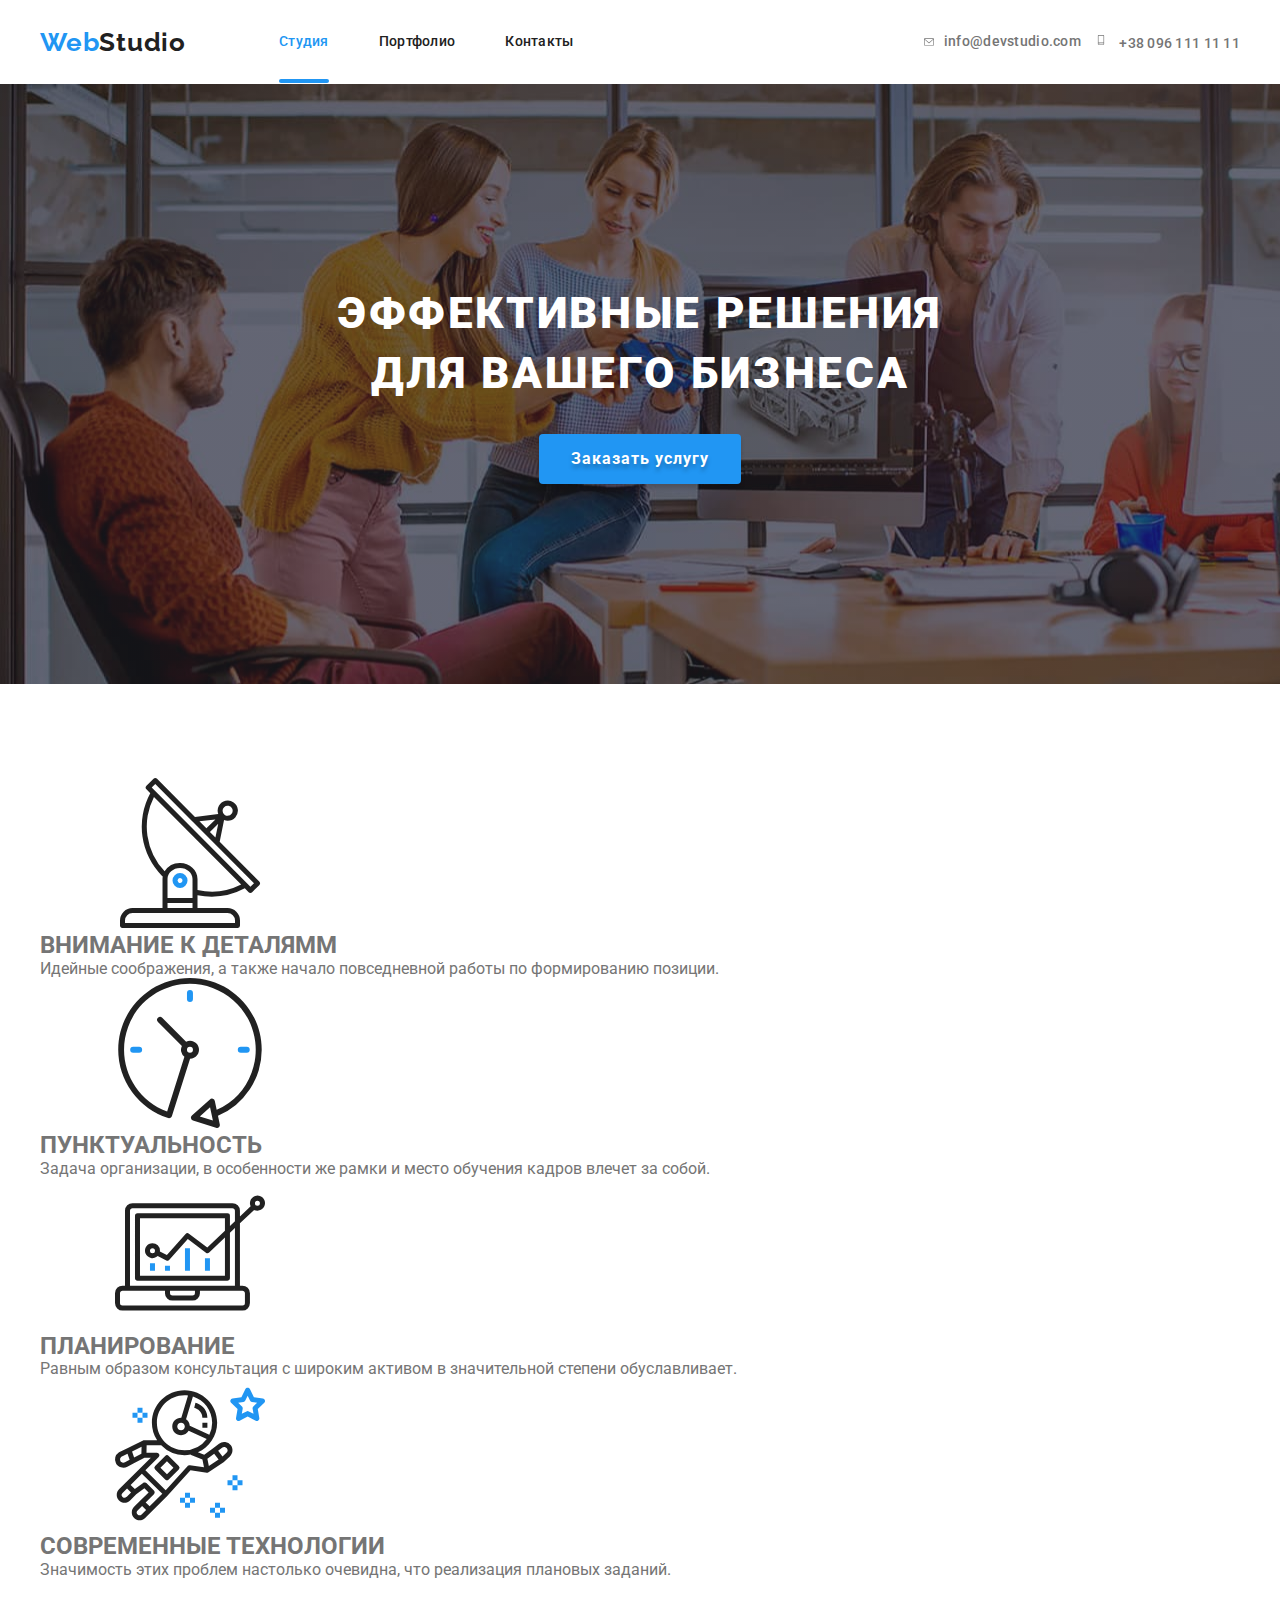
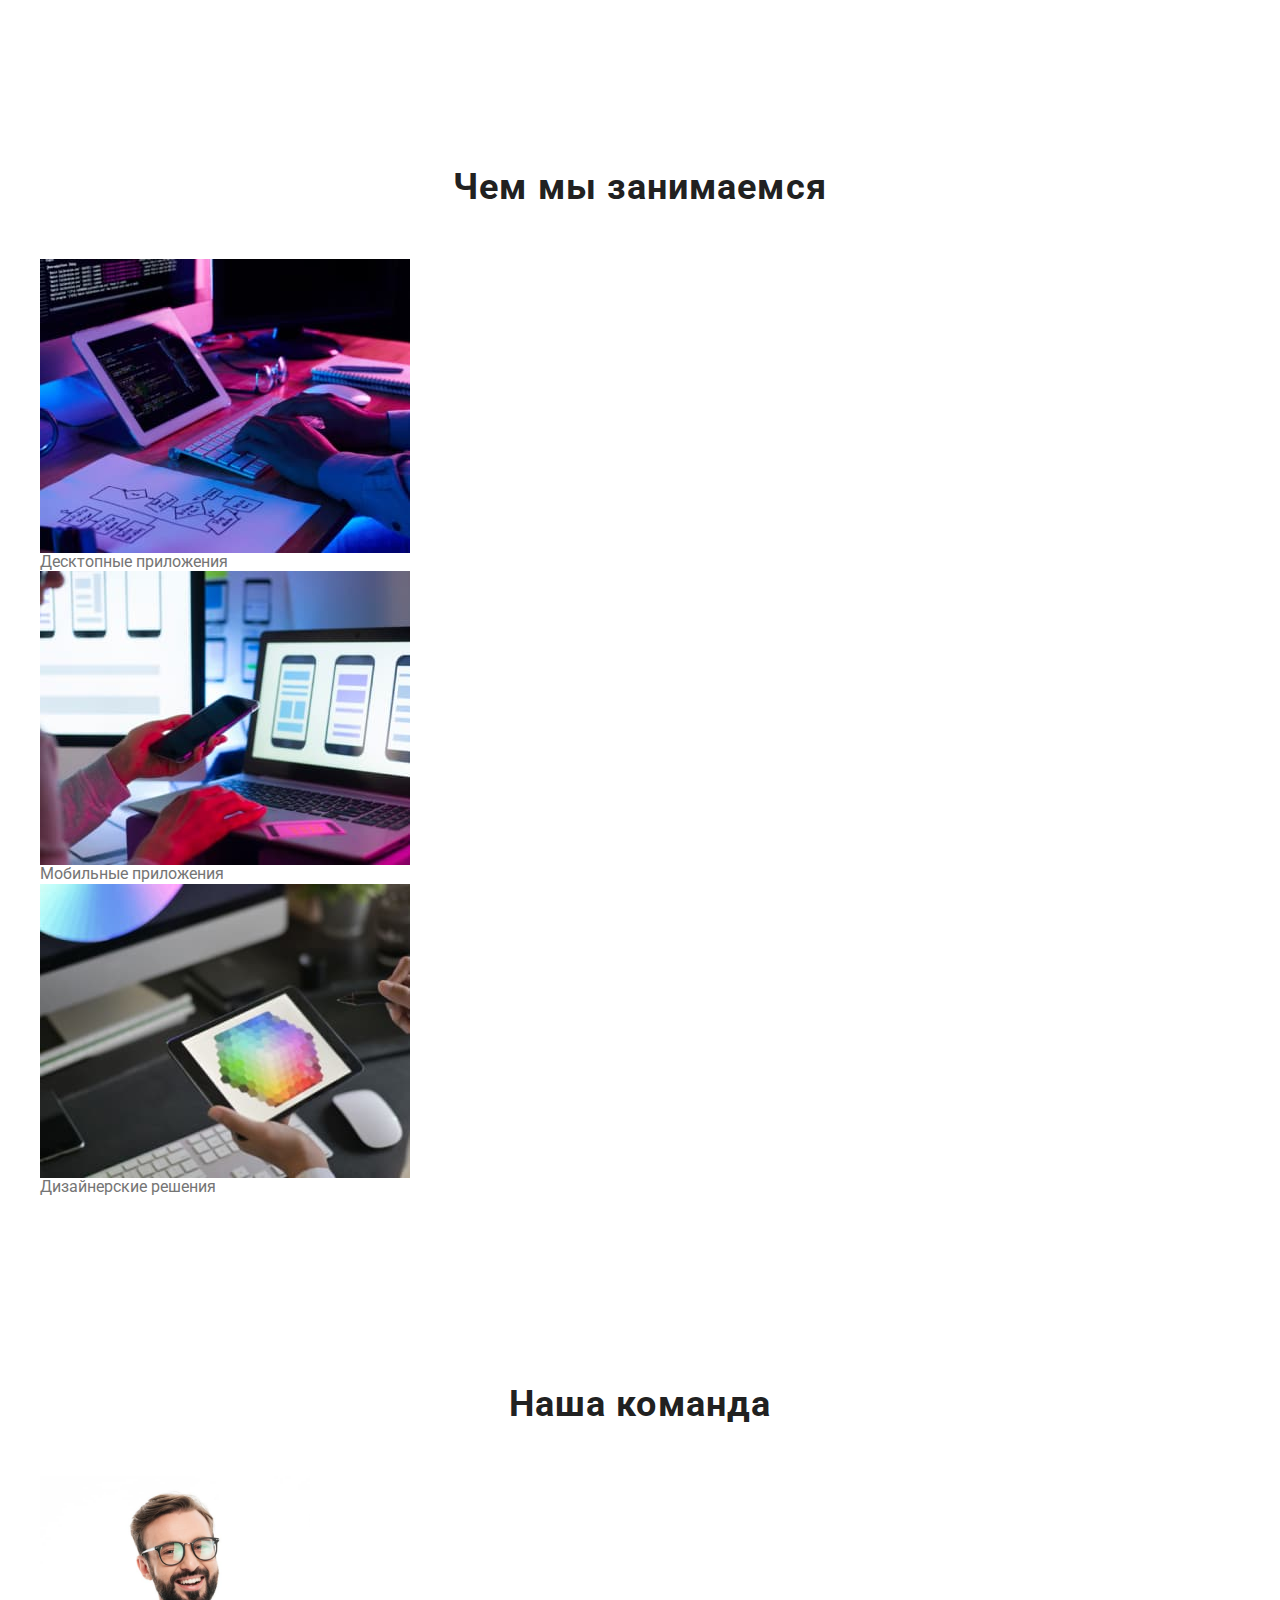
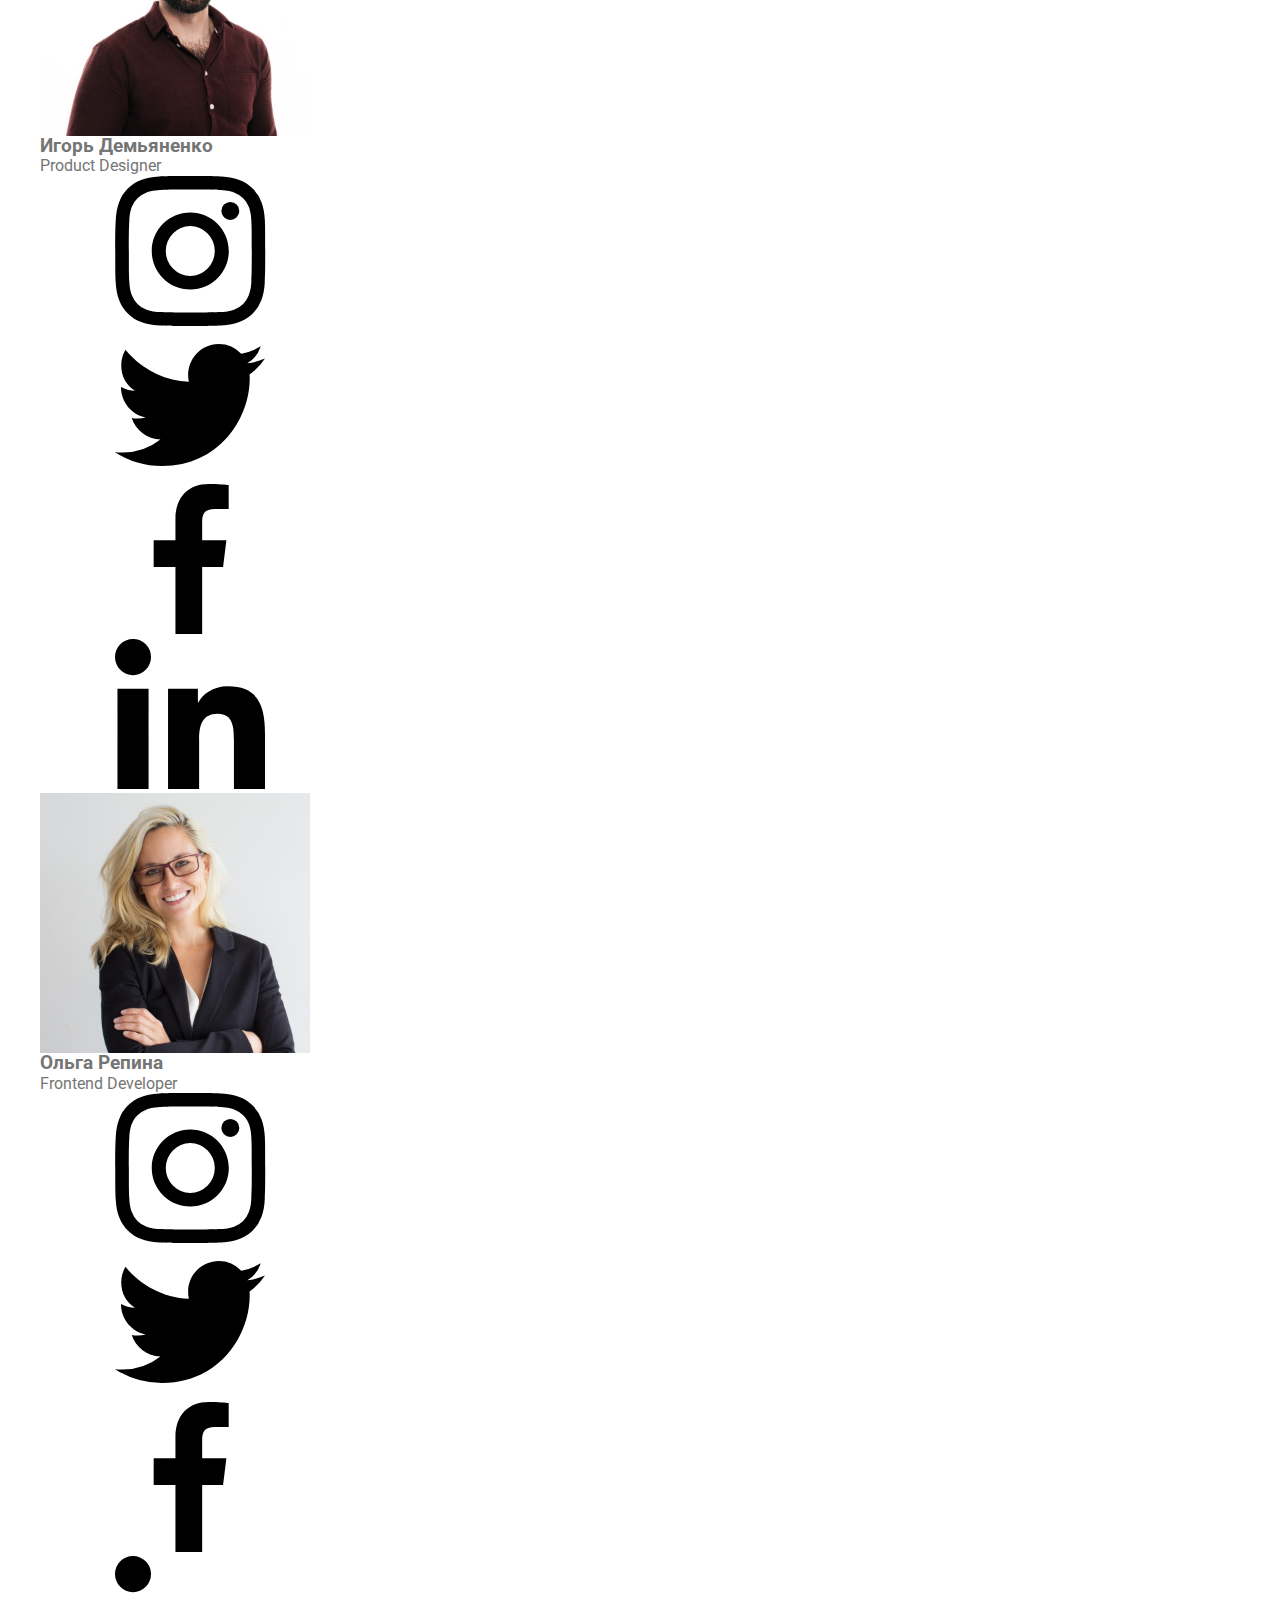
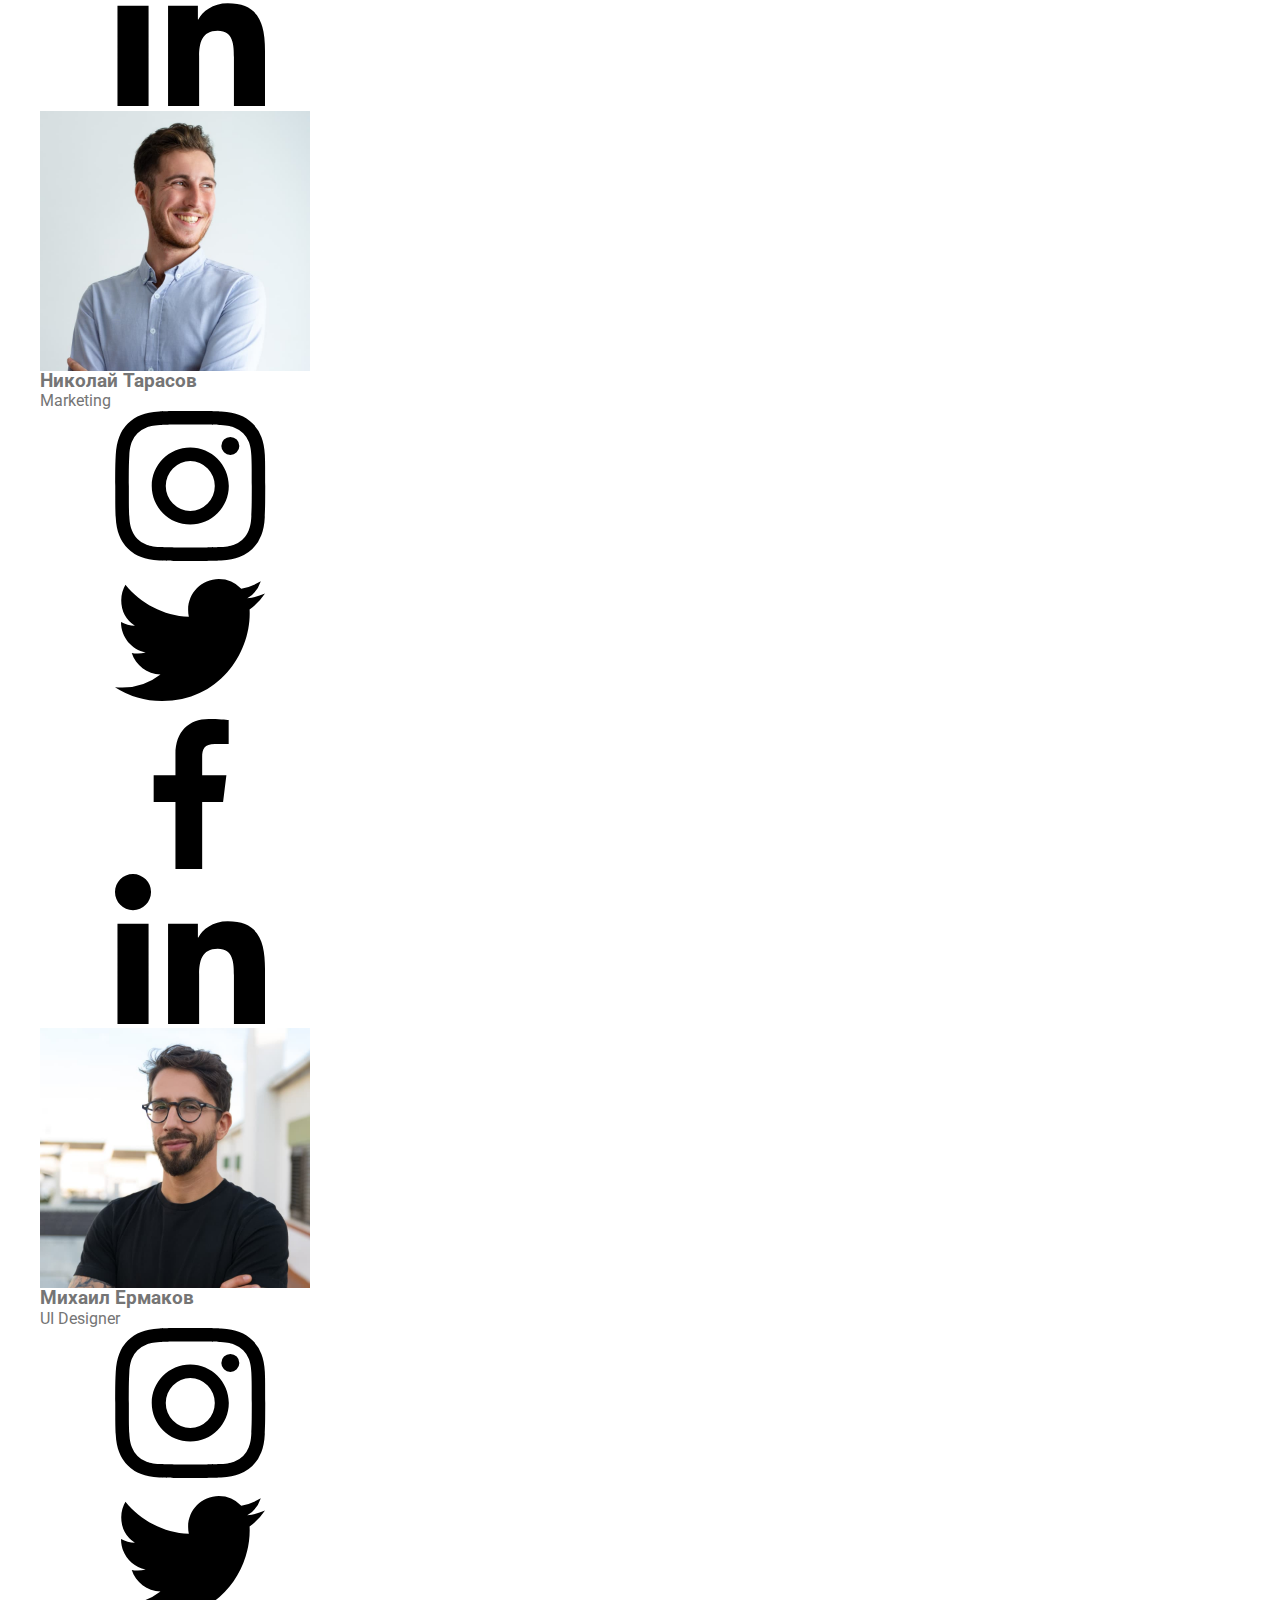
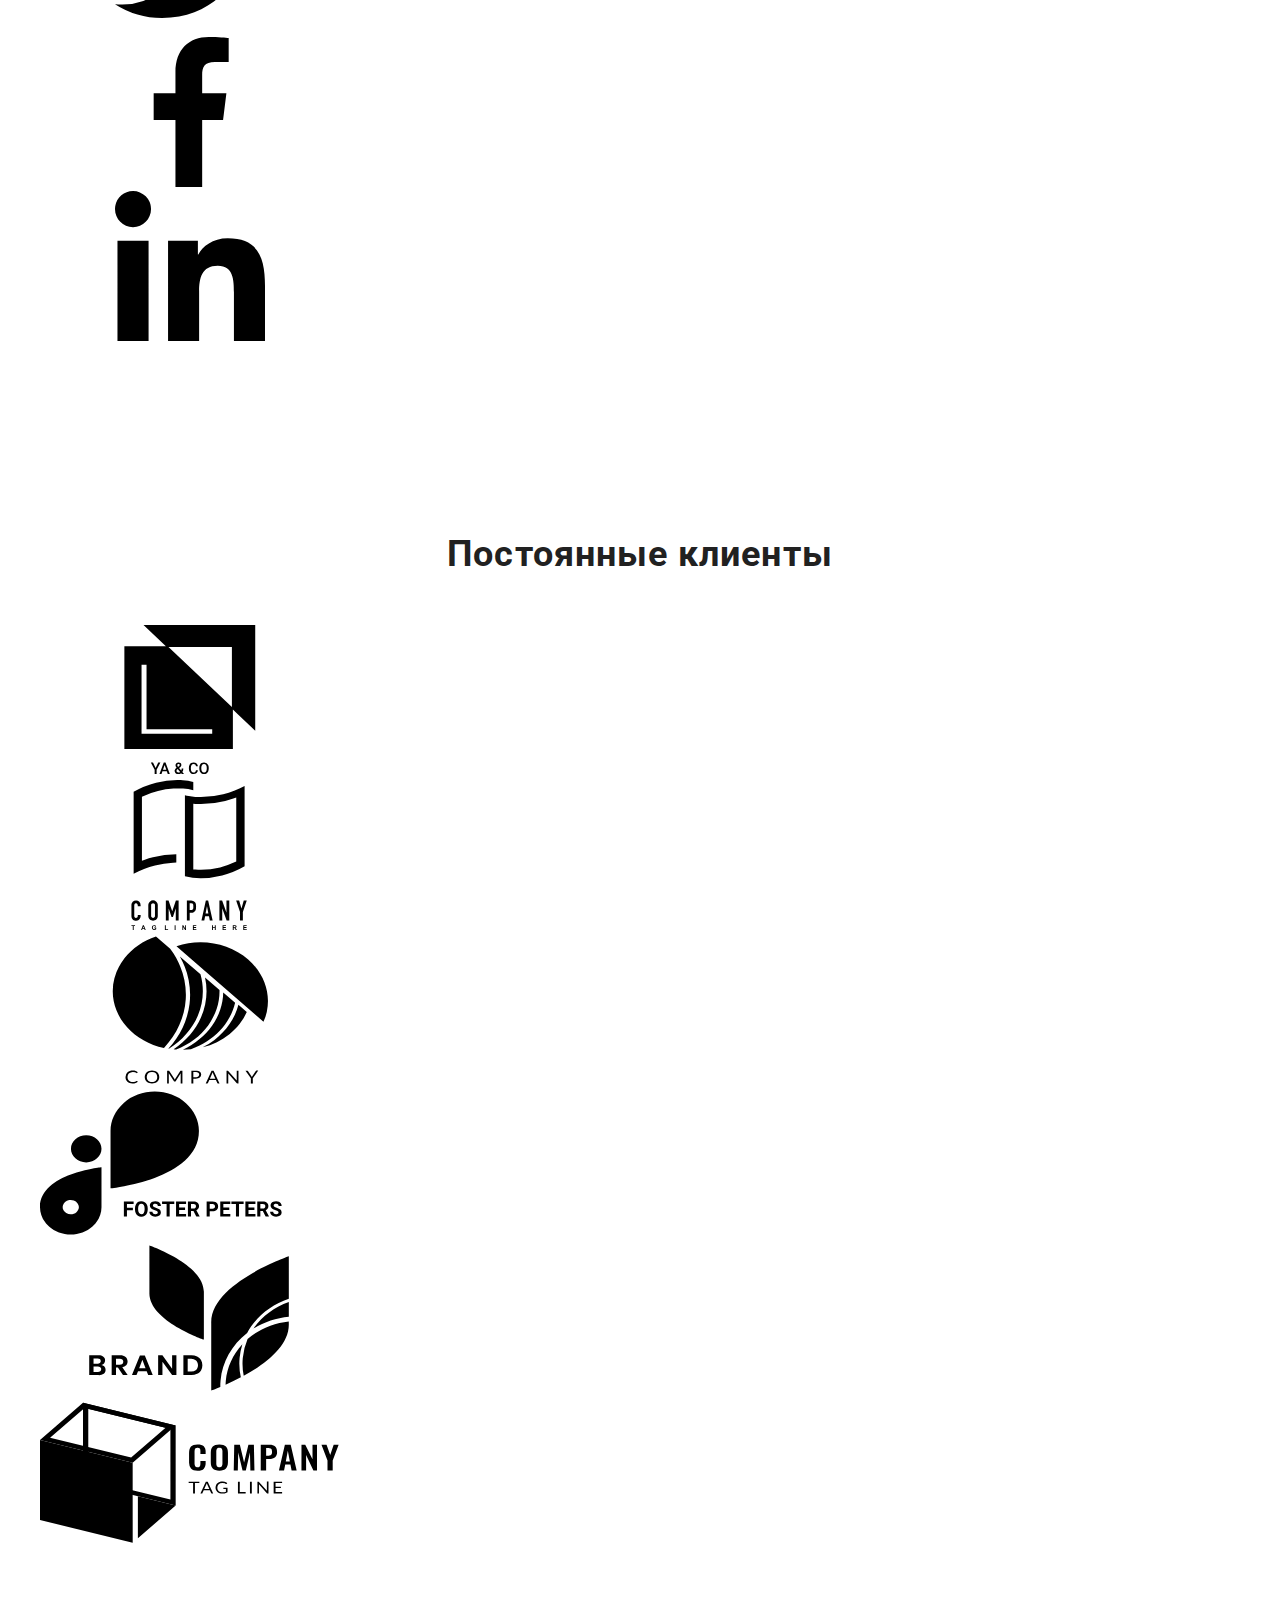
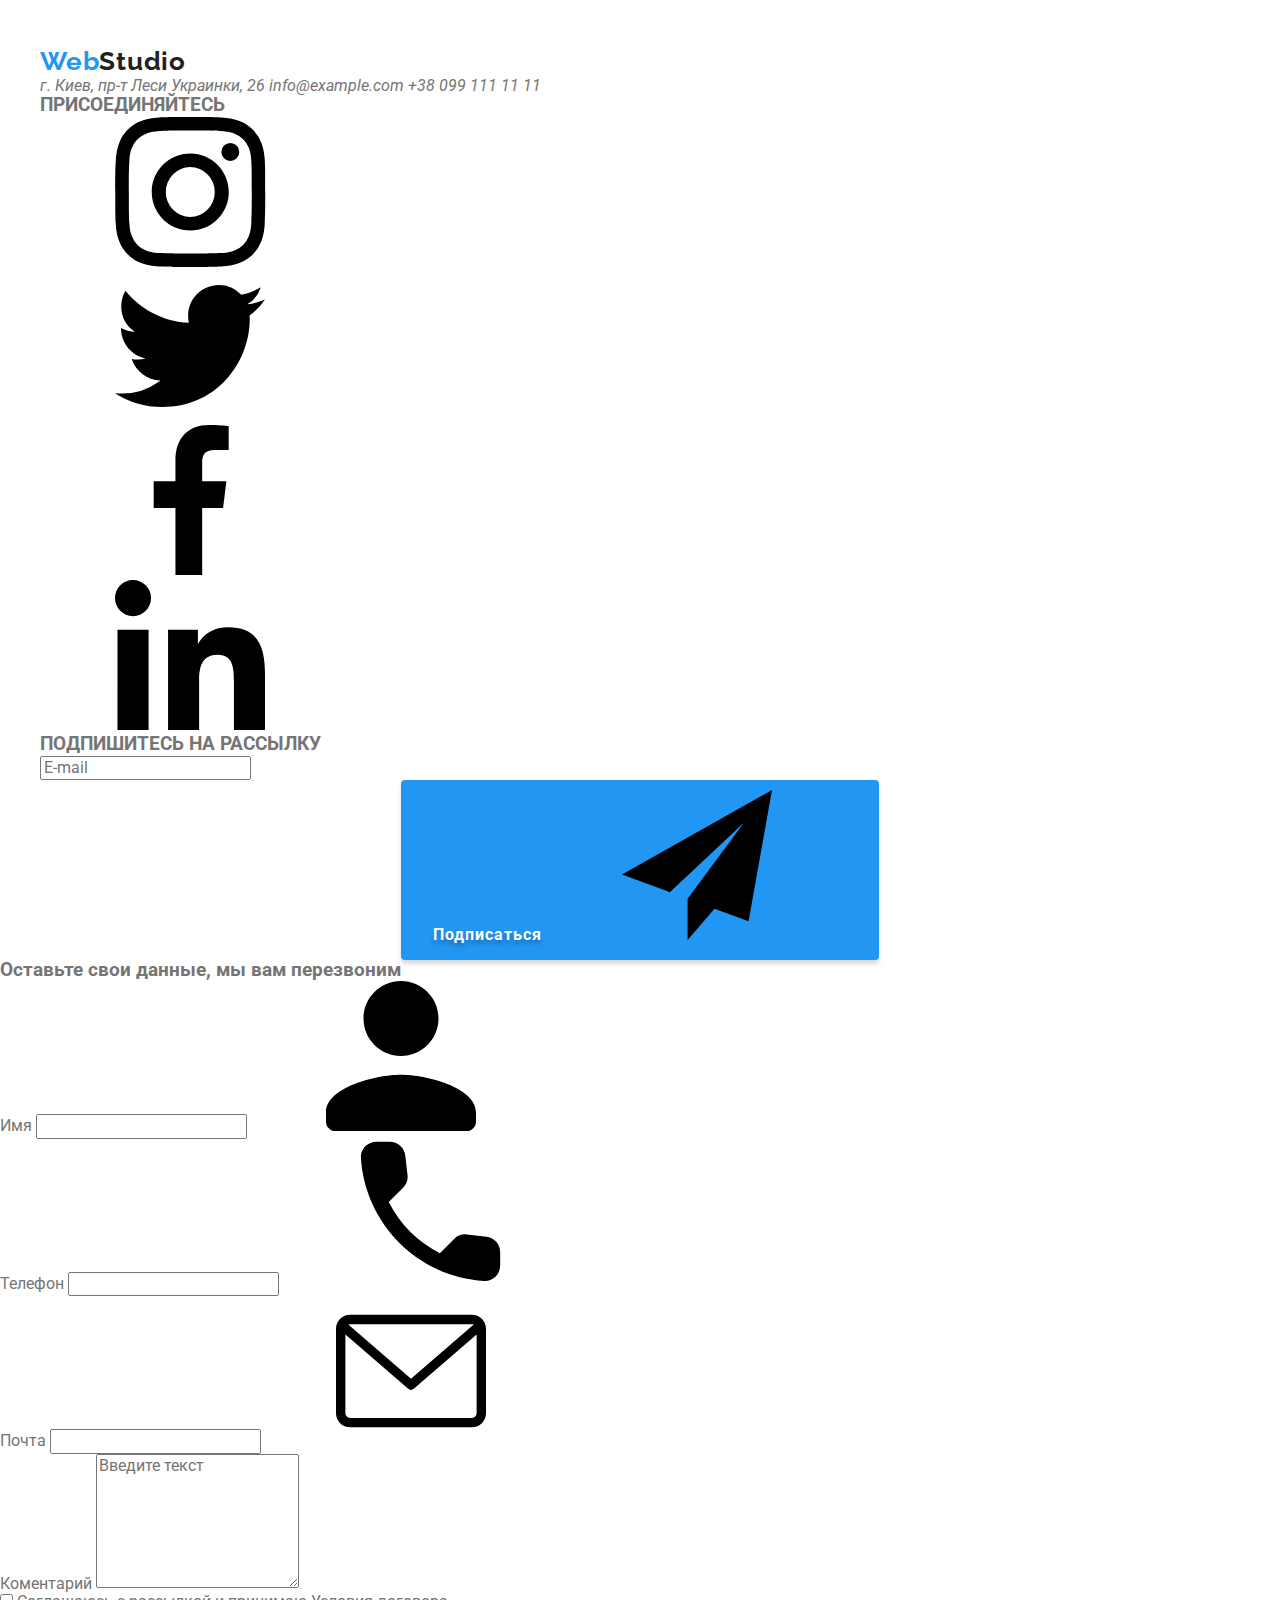
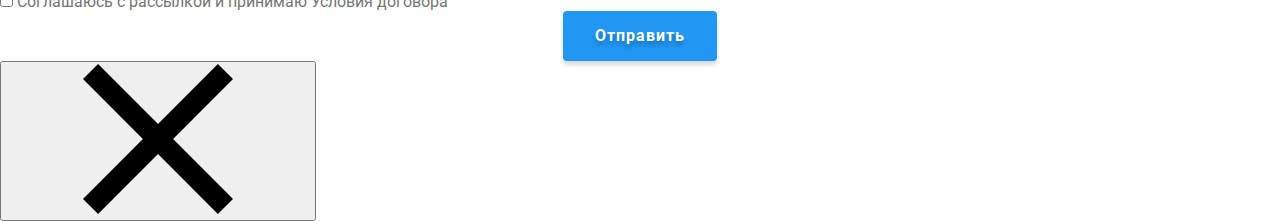
<file: index.html>
<!DOCTYPE html>
<html lang="ru">

<head>
	<meta charset="UTF-8">
	<meta http-equiv="X-UA-Compatible" content="IE=edge">
	<meta name="viewport" content="width=device-width, initial-scale=1.0">
	<link rel="preconnect" href="https://fonts.googleapis.com">
	<link rel="preconnect" href="https://fonts.gstatic.com" crossorigin>
	<link
		href="https://fonts.googleapis.com/css2?family=Raleway:wght@700&family=Roboto:wght@400;500;700;900&display=swap"
		rel="stylesheet">
	<link rel="stylesheet"
		href="https://cdnjs.cloudflare.com/ajax/libs/modern-normalize/1.0.0/modern-normalize.min.css" />
	<link rel="stylesheet" href="./css/main.min.css">
	<title>Studio</title>
</head>

<body>
	<header>
		<div class="header container">
			<nav class="nav">
				<a href="" class="logo"><span>Web</span>Studio</a>
				<ul class="list">
					<li class="item"><a class="site-nav item current" href="./index.html">Студия</a>
					</li>
					<li class="item"><a class="site-nav item " href="./portfolio.html">Портфолио</a>
					</li>
					<li class="item"><a class="site-nav item" href="">Контакты</a>
					</li>
				</ul>
			</nav>
			<ul class="contacts">
				<li class="cont-nav item">
					<svg class="contact-icon" width="16" height="12">
						<use href="./images/sprite.svg#mail"></use>
					</svg>
					<a href="mail.to:info@devstudio.com">info@devstudio.com</a>
				</li>
				<li class="cont-nav item">
					<svg class="contact-icon" width="10" height="16">
						<use href="./images/sprite.svg#phone"></use>
					</svg>
					<a href="tel:+380961111111">+38 096 111 11 11</a>
				</li>

			</ul>
		</div>
	</header>

	<main>
		<div class="hero">
			<h1 class="hero-title">
				ЭФФЕКТИВНЫЕ РЕШЕНИЯ
				<br>ДЛЯ ВАШЕГО БИЗНЕСА
			</h1>
			<button type="button" class="btn" data-modal-open>Заказать услугу</button>

		</div>
		<section class=" section benefits container">
			<ul class="benefits-list">
				<li class="benefits-item">
					<div class="wrapper-icon">
						<svg class="benefits-icon">
							<use href="./images/sprite.svg#antenna"></use>
						</svg>
					</div>
					<h2 class="benefits-title">ВНИМАНИЕ К ДЕТАЛЯММ</h2>
					<p class="benefits-text">Идейные соображения, а также начало повседневной работы по формированию
						позиции.</p>
				</li>
				<li class="benefits-item">
					<div class="wrapper-icon">
						<svg class="benefits-icon">
							<use href="./images/sprite.svg#clock"></use>
						</svg>
					</div>
					<h2 class="benefits-title">ПУНКТУАЛЬНОСТЬ</h2>
					<p class="benefits-text">Задача организации, в особенности же рамки и место обучения кадров влечет
						за собой.</p>
				</li>
				<li class="benefits-item">
					<div class="wrapper-icon">
						<svg class="benefits-icon">
							<use href="./images/sprite.svg#diagram"></use>
						</svg>
					</div>
					<h2 class="benefits-title">ПЛАНИРОВАНИЕ</h2>
					<p class="benefits-text">Равным образом консультация с широким активом в значительной степени
						обуславливает.</p>
				</li>
				<li class="benefits-item">
					<div class="wrapper-icon">
						<svg class="benefits-icon">
							<use href="./images/sprite.svg#astronaut"></use>
						</svg>
					</div>
					<h2 class="benefits-title">СОВРЕМЕННЫЕ ТЕХНОЛОГИИ</h2>
					<p class="benefits-text">Значимость этих проблем настолько очевидна, что реализация плановых
						заданий.</p>
				</li>
			</ul>
		</section>
		<section class=" section container">
			<h2 class="title">Чем мы занимаемся</h2>
			<ul class="developments">
				<li class="item"><img src="./images/box1.jpg" alt="desktop" with="370px">
					<span class="text"> Десктопные приложения</span>
				</li>
				<li class="item"><img src="./images/box2.jpg" alt="mobile" with="370px"><span class="text"> Мобильные
						приложения</span></li>
				<li class="item"><img src="./images/box3.jpg" alt="tablet" with="370px"><span class="text"> Дизайнерские
						решения</span></li>
			</ul>
		</section>
		<section class="wrapper">
			<div class="section team container">
				<h2 class="title">Наша команда</h2>
				<ul class="team-list">
					<li class="team-item">
						<img src="./images/demianenko.jpg" alt="demianenko" width="270px">
						<h3 class="team-title">Игорь Демьяненко</h3>
						<p class="function">Product Designer</p>
						<ul class="social-links">
							<li class="social-link-item">
								<a class="social-link-wrapper" href=""><svg class="social-link-icon">
										<use href="./images/sprite.svg#instagram"></use>
									</svg></a>
							</li>
							<li class="social-link-item">
								<a class="social-link-wrapper" href=""><svg class="social-link-icon">
										<use href="./images/sprite.svg#twitter"></use>
									</svg></a>
							</li>
							<li class="social-link-item">
								<a class="social-link-wrapper" href=""><svg class="social-link-icon">
										<use href="./images/sprite.svg#facebook"></use>
									</svg></a>
							</li>
							<li class="social-link-item">
								<a class="social-link-wrapper" href=""><svg class="social-link-icon">
										<use href="./images/sprite.svg#linkedin"></use>
									</svg></a>
							</li>
						</ul>
					</li>
					<li class="team-item">
						<img src="./images/repina.jpg" alt="repina" width="270px">
						<h3 class="team-title">Ольга Репина</h3>
						<p class="function">Frontend Developer</p>
						<ul class="social-links">
							<li class="social-link-item">
								<a class="social-link-wrapper" href=""><svg class="social-link-icon">
										<use href="./images/sprite.svg#instagram"></use>
									</svg></a>
							</li>
							<li class="social-link-item">
								<a class="social-link-wrapper" href=""><svg class="social-link-icon">
										<use href="./images/sprite.svg#twitter"></use>
									</svg></a>
							</li>
							<li class="social-link-item">
								<a class="social-link-wrapper" href=""><svg class="social-link-icon">
										<use href="./images/sprite.svg#facebook"></use>
									</svg></a>
							</li>
							<li class="social-link-item">
								<a class="social-link-wrapper" href=""><svg class="social-link-icon">
										<use href="./images/sprite.svg#linkedin"></use>
									</svg></a>
							</li>
						</ul>
					</li>
					<li class="team-item">
						<img src="./images/tarasov.jpg" alt="tarasov" width="270px">
						<h3 class="team-title">Николай Тарасов</h3>
						<p class="function"> Marketing</p>
						<ul class="social-links">
							<li class="social-link-item">
								<a class="social-link-wrapper" href=""><svg class="social-link-icon">
										<use href="./images/sprite.svg#instagram"></use>
									</svg></a>
							</li>
							<li class="social-link-item">
								<a class="social-link-wrapper" href=""><svg class="social-link-icon">
										<use href="./images/sprite.svg#twitter"></use>
									</svg></a>
							</li>
							<li class="social-link-item">
								<a class="social-link-wrapper" href=""><svg class="social-link-icon">
										<use href="./images/sprite.svg#facebook"></use>
									</svg></a>
							</li>
							<li class="social-link-item">
								<a class="social-link-wrapper" href=""><svg class="social-link-icon">
										<use href="./images/sprite.svg#linkedin"></use>
									</svg></a>
							</li>
						</ul>
					</li>
					<li class="team-item">
						<img src="./images/ermakov.jpg" alt="ermakov" width="270px">
						<h3 class="team-title">Михаил Ермаков</h3>
						<p class="function">UI Designer</p>
						<ul class="social-links">
							<li class="social-link-item">
								<a class="social-link-wrapper" href=""><svg class="social-link-icon">
										<use href="./images/sprite.svg#instagram"></use>
									</svg></a>
							</li>
							<li class="social-link-item">
								<a class="social-link-wrapper" href=""><svg class="social-link-icon">
										<use href="./images/sprite.svg#twitter"></use>
									</svg></a>
							</li>
							<li class="social-link-item">
								<a class="social-link-wrapper" href=""><svg class="social-link-icon">
										<use href="./images/sprite.svg#facebook"></use>
									</svg></a>
							</li>
							<li class="social-link-item">
								<a class="social-link-wrapper" href=""><svg class="social-link-icon">
										<use href="./images/sprite.svg#linkedin"></use>
									</svg></a>
							</li>
						</ul>
					</li>
				</ul>
			</div>

		</section>
		<section class="section container">
			<h2 class="title">Постоянные клиенты</h2>
			<ul class="clients">
				<li class="client-item">
					<svg class="client-icon">
						<use href="./images/sprite.svg#client-1"></use>
					</svg>
				</li>
				<li class="client-item">
					<svg class="client-icon">
						<use href="./images/sprite.svg#client-2"></use>
					</svg>
				</li>
				<li class="client-item">
					<svg class="client-icon">
						<use href="./images/sprite.svg#client-3"></use>
					</svg>
				</li>
				<li class="client-item">
					<svg class="client-icon">
						<use href="./images/sprite.svg#client-4"></use>
					</svg>
				</li>
				<li class="client-item">
					<svg class="client-icon">
						<use href="./images/sprite.svg#client-5"></use>
					</svg>
				</li>
				<li class="client-item">
					<svg class="client-icon">
						<use href="./images/sprite.svg#client-6"></use>
					</svg>
				</li>
			</ul>
		</section>
	</main>

	<footer class="footer">
		<div class="container">
			<div class="column1">
				<a href="" class="logo logo-footer"><span>Web</span>Studio</a>
				<address>
					<a class="address" href="">г. Киев, пр-т Леси Украинки, 26</a>
					<a class="address" href="mail.to:info@example.com">info@example.com</a>
					<a class="address" href="tel:+380991111111">+38 099 111 11 11</a>
				</address>
			</div>
			<div class="column2">
				<h3 class="footer-title">ПРИСОЕДИНЯЙТЕСЬ</h3>
				<p></p>
				<ul class="social-links">
					<li class="social-link-item">
						<a class="social-link-wrapper" href=""><svg class="social-link-icon ">
								<use href="./images/sprite.svg#instagram"></use>
							</svg></a>
					</li>
					<li class="social-link-item">
						<a class="social-link-wrapper" href=""><svg class="social-link-icon ">
								<use href="./images/sprite.svg#twitter"></use>
							</svg></a>
					</li>
					<li class="social-link-item">
						<a class="social-link-wrapper" href=""><svg class="social-link-icon">
								<use href="./images/sprite.svg#facebook"></use>
							</svg></a>
					</li>
					<li class="social-link-item">
						<a class="social-link-wrapper" href=""><svg class="social-link-icon">
								<use href="./images/sprite.svg#linkedin"></use>
							</svg></a>
					</li>
				</ul>
			</div>
			<div class="column3">
				<div>
					<h3 class="footer-title">ПОДПИШИТЕСЬ НА РАССЫЛКУ</h3>
					<form action="" class="subscription">
						<label for="email"></label>
						<input type="text" name="email" placeholder="E-mail">
						<button type="submit" class="btn"> Подписаться
							<svg class="icon-send">
								<use href="./images/sprite.svg#send"></use>
							</svg>
						</button>
					</form>

				</div>

			</div>
		</div>
	</footer>

	<div class="backdrop is-hidden" data-modal>
		<div class="modal">
			<h3 class="modal-title">Оставьте свои данные, мы вам перезвоним</h3>
			<form action="">
				<div class="form-field">
					<label for="name" class="form-label">Имя</label>
					<input type="text" name="name" class="form-input"> <svg class="icon-modal">
						<use href="./images/sprite.svg#person"></use>
					</svg>
				</div>
				<div class="form-field">
					<label for="tel" class="form-label">Телефон</label>
					<input type="text" name="tel" class="form-input">
					<svg class="icon-modal">
						<use href="./images/sprite.svg#tel"></use>
					</svg>
				</div>
				<div class="form-field">
					<label for="email" class="form-label">Почта</label>
					<input type="text" name="email" class="form-input"><svg class="icon-modal">
						<use href="./images/sprite.svg#mail"></use>
					</svg>
				</div>
				<div class="form-field">
					<label for="coment" class="form-label">Коментарий</label>
					<textarea class="form-input textarea" name="coment" id="" rows="7"
						placeholder="Введите текст"></textarea>
				</div>
				<label class="policy">
					<input type="checkbox" class="checkbox">
					Соглашаюсь с рассылкой и принимаю
					<a href="" class="policy-link"> Условия договора</a>
					<span class="icon-checkbox"></span>

				</label>
				<button type="submit" class="btn">Отправить</button>
				<button class="btn-close" data-modal-close>
					<svg class="icon-close">
						<use href="./images/sprite.svg#close"></use>
					</svg>
				</button>

			</form>


		</div>
		<script src="./js/modal.js"></script>
</body>

</html>
</file>
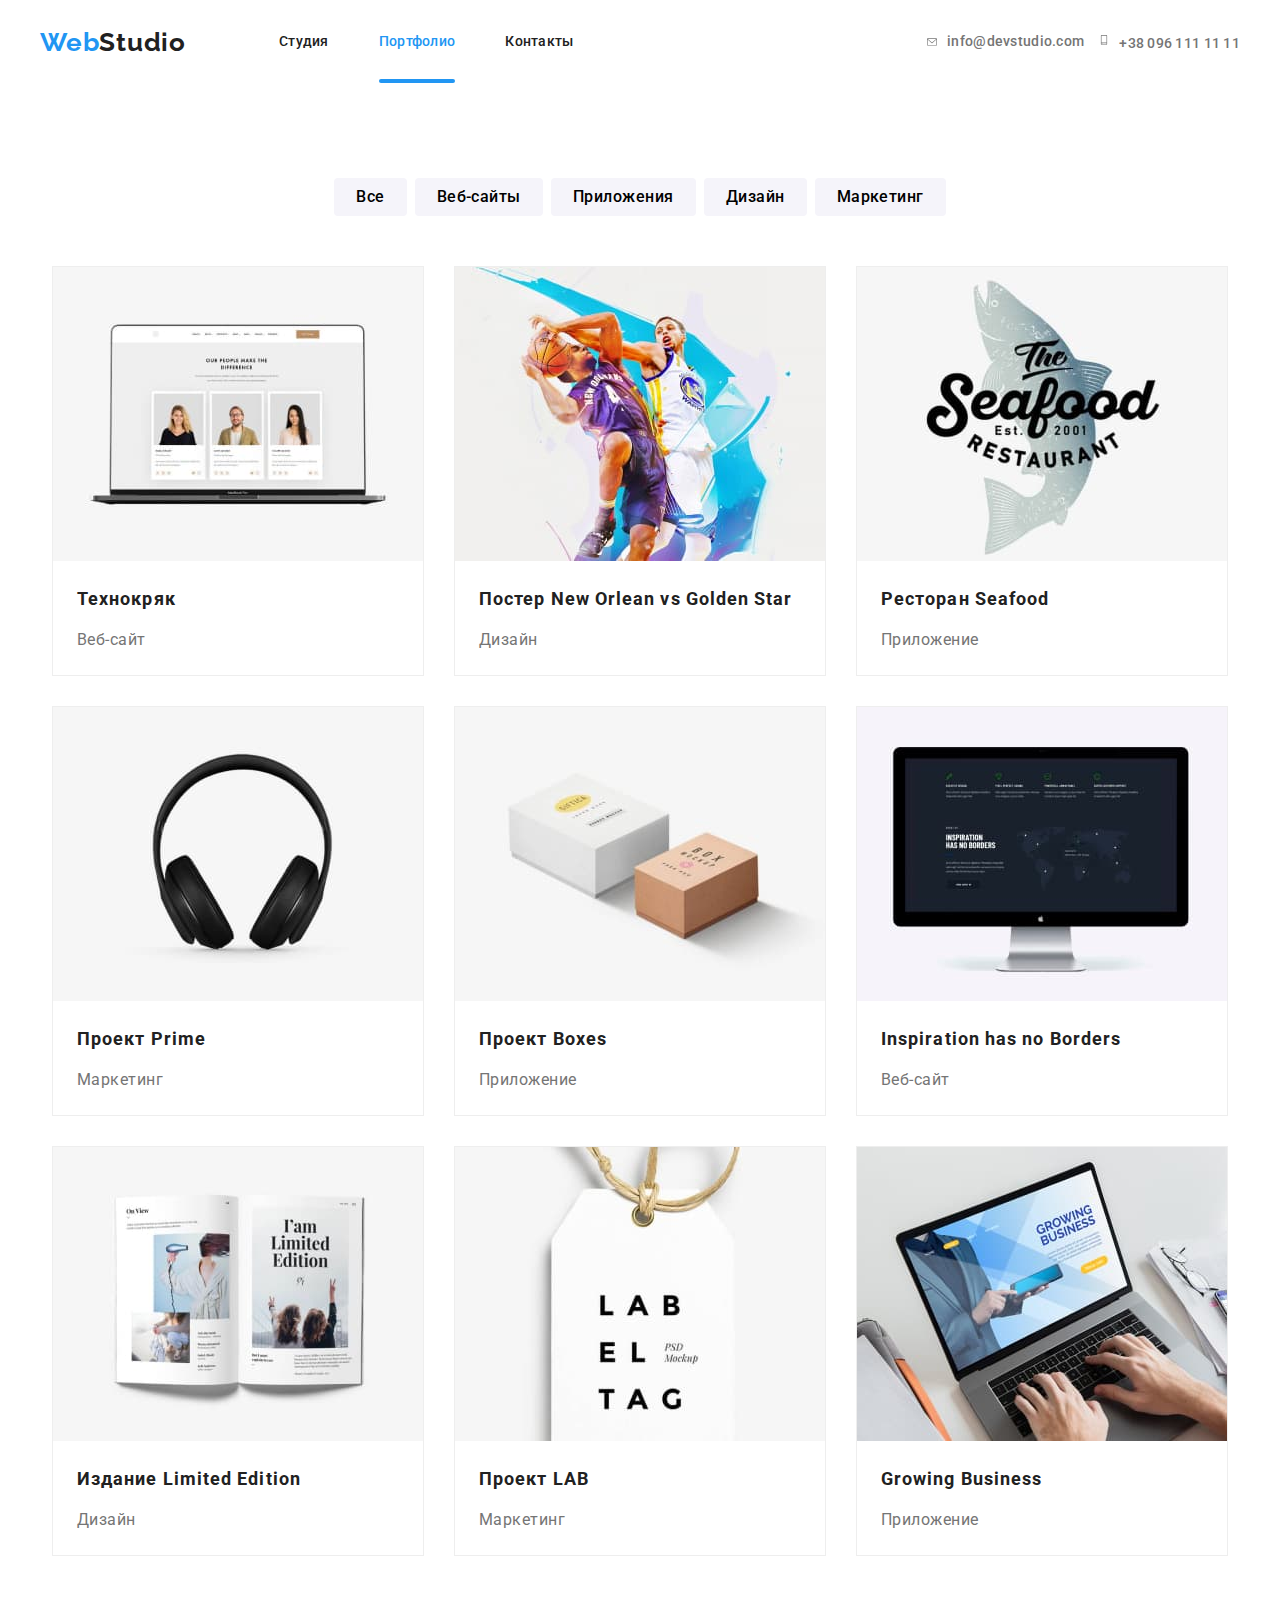
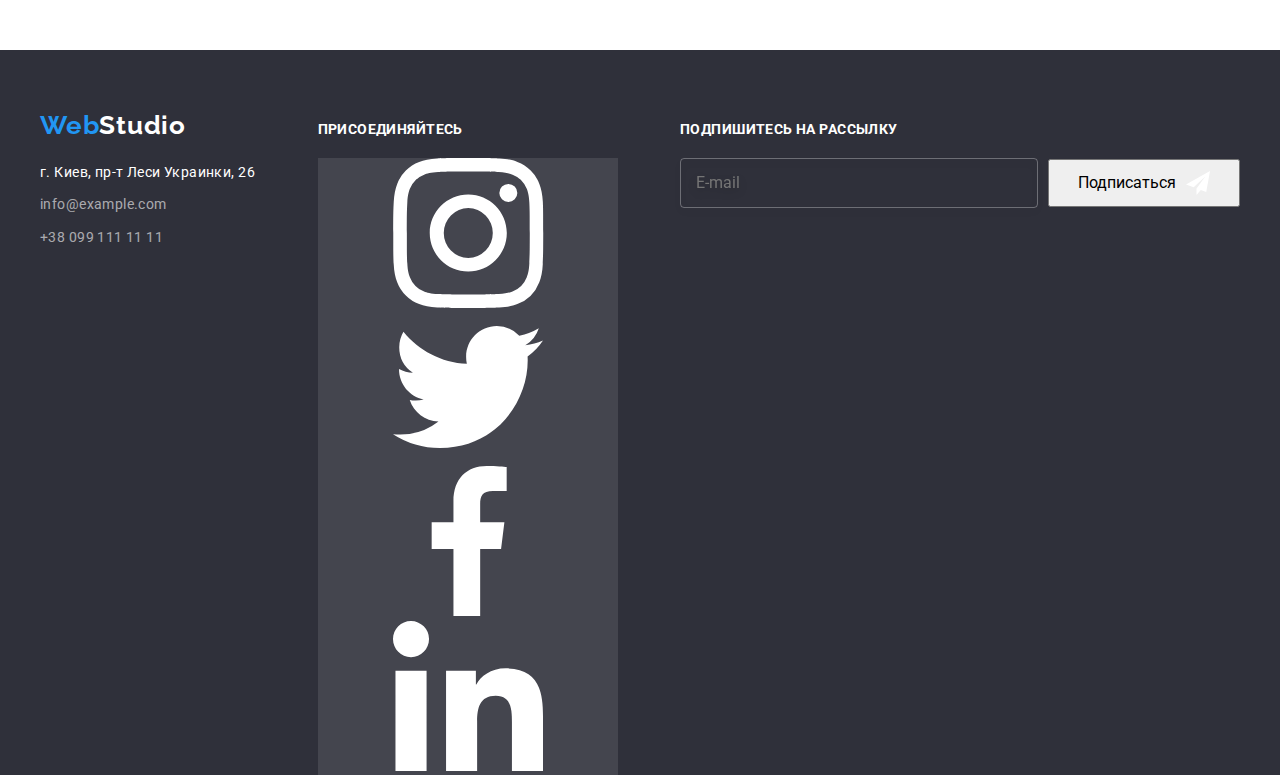
<file: portfolio.html>
<!DOCTYPE html>
<html lang="ru">

<head>
	<meta charset="UTF-8">
	<meta http-equiv="X-UA-Compatible" content="IE=edge">
	<meta name="viewport" content="width=device-width, initial-scale=1.0">
	<link rel="preconnect" href="https://fonts.googleapis.com">
	<link rel="preconnect" href="https://fonts.gstatic.com" crossorigin>
	<link
		href="https://fonts.googleapis.com/css2?family=Raleway:wght@700&family=Roboto:wght@400;500;700;900&display=swap"
		rel="stylesheet">
	<link rel="stylesheet"
		href="https://cdnjs.cloudflare.com/ajax/libs/modern-normalize/1.0.0/modern-normalize.min.css" />
		<link rel="stylesheet" href="./css/portfolio.min.css">
	<title>Portfolio</title>
</head>

<body>
	<header>
		<div class="header container">
			<nav class="nav">
				<a href="" class="logo"><span>Web</span>Studio</a>
				<ul class="list">
					<li class="item"><a class="site-nav item " href="./index.html">Студия</a>
					</li>
					<li class="item"><a class="site-nav item current" href="./portfolio.html">Портфолио</a>
					</li>
					<li class="item"><a class="site-nav item" href="">Контакты</a>
					</li>
				</ul>
			</nav>
			<ul class="contacts">
				<li class="cont-nav item">
					<svg class="contact-icon" width="16" height="12">
						<use href="./images/sprite.svg#mail"></use>
					</svg>
					<a href="mail.to:info@devstudio.com">info@devstudio.com</a>
				</li>
				<li class="cont-nav item">
					<svg class="contact-icon" width="10" height="16">
						<use href="./images/sprite.svg#phone"></use>
					</svg><a href="tel:+380961111111"></a>+38 096 111 11 11
				</li>

			</ul>
		</div>
	</header>

	<main>
		<div class="container section">
			<ul class="filters">
				<li class="item">
					<button type="button" class=" filter">Все</button>
				</li>
				<li class="item">
					<button type="button" class="filter">Веб-сайты</button>
				</li>
				<li class="item">
					<button type="button" class="filter">Приложения</button>
				</li>
				<li class="item">
					<button type="button" class="filter">Дизайн</button>
				</li>
				<li class="item">
					<button type="button" class="filter">Маркетинг</button>
				</li>
			</ul>
			<ul class="card-set">
				<li class="card">
					<div class="overlay"><img src="./images/img1.jpg" alt="web-site" width="370px">
						<p class="card-text">Lorem ipsum dolor sit amet consectetur adipisicing elit. Nostrum quia
							beatae earum omnis ex possimus assumenda quod velit, laudantium id est, provident deleniti
							qui quibusdam.</p>
					</div>
					<div class="card-description">
						<p class="card-title">Технокряк</p>
						<p class="category">Веб-сайт</p>
					</div>
				</li>
				<li class="card">
					<div class="overlay"> <img src="./images/img2.jpg" alt="poster-basketball" width="370px">
						<p class="card-text">Lorem ipsum dolor sit amet consectetur adipisicing elit. Possimus nulla
							culpa inventore eius, saepe necessitatibus, maxime optio nostrum amet deleniti deserunt?
							Nihil totam labore in.</p>
					</div>

					<div class="card-description">
						<p class="card-title">Постер New Orlean vs Golden Star</p>
						<p class="category">Дизайн</p>
					</div>
				</li>
				<li class="card">
					<div class="overlay"><img src="./images/img3.jpg" alt="restoran-seafood" width="370px">
						<p class="card-text">Lorem ipsum dolor sit amet consectetur adipisicing elit. Dignissimos,
							cumque autem qui corporis nesciunt illo modi ullam ut unde, ab quasi facere corrupti nulla
							consequatur.</p>
					</div>

					<div class="card-description">
						<p class="card-title">Ресторан Seafood</p>
						<p class="category">Приложение</p>
					</div>
				</li>
				<li class="card">
					<div class="overlay">
						<img src="./images/img4.jpg" alt="project-prime" width="370px">
						<p class="card-text">Lorem ipsum dolor, sit amet consectetur adipisicing elit. Vero non
							voluptatem sunt similique facere unde modi quas assumenda nemo. Dicta pariatur praesentium
							voluptatum aspernatur adipisci!</p>
					</div>

					<div class="card-description">
						<p class="card-title">Проект Prime</p>
						<p class="category">Маркетинг</p>
					</div>
				</li>
				<li class="card">
					<div class="overlay">
						<img src="./images/img5.jpg" alt="project-boxes" width="370px">
						<p class="card-text">Lorem, ipsum dolor sit amet consectetur adipisicing elit. Similique maxime
							corrupti error, eos voluptate odio officia dolore voluptates. Cum nemo esse provident, odit
							necessitatibus modi.</p>
					</div>

					<div class="card-description">
						<p class="card-title">Проект Boxes</p>
						<p class="category">Приложение</p>
					</div>
				</li>
				<li class="card">
					<div class="overlay">
						<img src="./images/img6.jpg" alt="web-site" width="370px">
						<p class="card-text">Lorem ipsum dolor sit amet consectetur adipisicing elit. Nesciunt ratione
							soluta labore temporibus nihil voluptatibus amet obcaecati, porro nisi exercitationem
							deleniti a facilis quibusdam voluptatem!</p>
					</div>

					<div class="card-description">
						<p class="card-title">Inspiration has no Borders</p>
						<p class="category">Веб-сайт</p>
					</div>
				</li>
				<li class="card">
					<div class="overlay">
						<img src="./images/img7.jpg" alt="design-journal" width="370px">
						<p class="card-text">Lorem ipsum dolor sit amet consectetur adipisicing elit. Eligendi excepturi
							quis, sunt qui fuga iste, soluta, dicta debitis architecto veniam error doloremque sint
							necessitatibus optio.</p>
					</div>

					<div class="card-description">
						<p class="card-title">Издание Limited Edition</p>
						<p class="category">Дизайн</p>
					</div>
				</li>
				<li class="card">
					<div class="overlay">
						<img src="./images/img8.jpg" alt="project-lab" width="370px">
						<p class="card-text">Lorem ipsum dolor sit amet consectetur adipisicing elit. Corrupti deleniti
							est quasi dolores cupiditate, modi illum perspiciatis eum similique assumenda libero
							possimus. Aut, iusto unde.</p>
					</div>

					<div class="card-description">
						<p class="card-title">Проект LAB</p>
						<p class="category">Маркетинг</p>
					</div>
				</li>
				<li class="card">
					<div class="overlay"><img src="./images/img9.jpg" alt="project-business" width="370px">
						<p class="card-text">Lorem ipsum dolor sit amet consectetur adipisicing elit. Soluta
							repellendus, excepturi alias quis distinctio officia non similique beatae eaque
							consequuntur? Ut labore facilis pariatur accusamus.</p>
					</div>

					<div class="card-description">
						<p class="card-title">Growing Business</p>
						<p class="category">Приложение</p>
					</div>
				</li>
			</ul>
		</div>
	</main>
	<footer class="footer">
		<div class="container">
			<div class="column1">
				<a href="" class="logo logo-footer"><span>Web</span>Studio</a>
				<address>
					<a class="address" href="">г. Киев, пр-т Леси Украинки, 26</a>
					<a class="address" href="mail.to:info@example.com">info@example.com</a>
					<a class="address" href="tel:+380991111111">+38 099 111 11 11</a>
				</address>
			</div>
			<div class="column2">
				<h3 class="footer-title">ПРИСОЕДИНЯЙТЕСЬ</h3>
				<p></p>
				<ul class="social-links">
					<li class="social-link-item">
						<a class="social-link-wrapper" href=""><svg class="social-link-icon ">
								<use href="./images/sprite.svg#instagram"></use>
							</svg></a>
					</li>
					<li class="social-link-item">
						<a class="social-link-wrapper" href=""><svg class="social-link-icon ">
								<use href="./images/sprite.svg#twitter"></use>
							</svg></a>
					</li>
					<li class="social-link-item">
						<a class="social-link-wrapper" href=""><svg class="social-link-icon">
								<use href="./images/sprite.svg#facebook"></use>
							</svg></a>
					</li>
					<li class="social-link-item">
						<a class="social-link-wrapper" href=""><svg class="social-link-icon">
								<use href="./images/sprite.svg#linkedin"></use>
							</svg></a>
					</li>
				</ul>
			</div>
			<div class="column3" width="570px">
				<div>
					<h3 class="footer-title">ПОДПИШИТЕСЬ НА РАССЫЛКУ</h3>
					<form action="" class="subscription">
						<label for="email"></label>
						<input type="text" name="email" placeholder="E-mail">
						<button type="button" class="btn">Подписаться<svg class="icon-send">
								<use href="./images/sprite.svg#send"></use>
							</svg></button>
					</form>

				</div>

			</div>
		</div>
	</footer>
</body>

</html>
</file>
<file: css/main.min.css>
*,*::before,*::after{-webkit-box-sizing:border-box;box-sizing:border-box}body{background:#fff;color:#757575;font-family:Roboto, sans-serif}ul{list-style:none}a{text-decoration:none;color:inherit}h1,h2,h3,h4,h5,h6,ul,p{margin:0;padding:0}img{display:block}.container{width:1230px;padding-left:15px;padding-right:15px;margin-right:auto;margin-left:auto}.section{padding-top:94px;padding-bottom:94px}.title{margin-bottom:50px;color:#212121;font-weight:700;font-size:36px;line-height:1.16;letter-spacing:0.03em;text-align:center}.header{display:-webkit-box;display:-ms-flexbox;display:flex;-webkit-box-align:center;-ms-flex-align:center;align-items:center;-webkit-box-pack:justify;-ms-flex-pack:justify;justify-content:space-between}.nav{display:-webkit-box;display:-ms-flexbox;display:flex;-webkit-box-align:center;-ms-flex-align:center;align-items:center;color:#212121;font-weight:500;font-size:14px;line-height:1.14;letter-spacing:0.02em}.nav>.list{display:-webkit-box;display:-ms-flexbox;display:flex;margin-left:93px}.list .item+.item{margin-left:50px}.site-nav{position:relative;padding-top:32px;padding-bottom:32px;-webkit-transition:color 250ms cubic-bezier(0.4, 0, 0.2, 1),background-color 250ms cubic-bezier(0.4, 0, 0.2, 1);transition:color 250ms cubic-bezier(0.4, 0, 0.2, 1),background-color 250ms cubic-bezier(0.4, 0, 0.2, 1)}.site-nav:hover,.site-nav:focus{color:#2196f3}.current{color:#2196f3}.current::after{display:block;content:"";width:100%;height:4px;position:absolute;bottom:0;left:0;-webkit-transform:translateY(50%);transform:translateY(50%);background:#2196f3;border-radius:2px}.contacts{display:-webkit-box;display:-ms-flexbox;display:flex;padding-top:32px;padding-bottom:32px;font-style:normal;font-weight:500;font-size:14px;line-height:1.14;letter-spacing:0.02em}.contacts>.item+.item{display:block;margin-left:15px}.cont-nav{display:-webkit-box;display:-ms-flexbox;display:flex;-webkit-box-align:center;-ms-flex-align:center;align-items:center;fill:#757575;-webkit-transition:color 250ms cubic-bezier(0.4, 0, 0.2, 1),background-color 250ms cubic-bezier(0.4, 0, 0.2, 1);transition:color 250ms cubic-bezier(0.4, 0, 0.2, 1),background-color 250ms cubic-bezier(0.4, 0, 0.2, 1)}.cont-nav:hover,.cont-nav:focus{color:#2196f3;fill:#2196f3}.contact-icon{margin-right:10px}.contact-icon{width:10px;height:16px}.logo{color:#212121;font-family:'Raleway';font-weight:700;font-size:26px;line-height:1.19;letter-spacing:0.03em}.logo span{color:#2196f3}.hero{margin-left:auto;margin-right:auto;padding-top:200px;padding-bottom:200px;max-width:1600px;background-image:-webkit-gradient(linear, left top, left bottom, from(rgba(47,48,58,0.4)), to(rgba(47,48,58,0.4))),url(../images/hero.jpg);background-image:linear-gradient(to bottom, rgba(47,48,58,0.4), rgba(47,48,58,0.4)),url(../images/hero.jpg);text-align:center}.hero-title{margin-bottom:30px;color:#fff;font-weight:900;font-size:44px;line-height:1.36;letter-spacing:0.06em}.btn{display:block;text-align:center;padding:10px 32px;margin-left:auto;margin-right:auto;border-radius:4px;border:none;color:#fff;background:#2196f3;cursor:pointer;font-family:inherit;font-weight:700;font-size:16px;line-height:1.87;letter-spacing:0.06em;text-shadow:0px 4px 4px rgba(0,0,0,0.25);-webkit-box-shadow:0px 4px 4px rgba(0,0,0,0.15);box-shadow:0px 4px 4px rgba(0,0,0,0.15)}
/*# sourceMappingURL=main.min.css.map */
</file>
<file: css/portfolio.min.css>
*,*::before,*::after{-webkit-box-sizing:border-box;box-sizing:border-box}body{background:#fff;color:#757575;font-family:Roboto, sans-serif}ul{list-style:none}a{text-decoration:none;color:inherit}h1,h2,h3,h4,h5,h6,ul,p{margin:0;padding:0}img{display:block}.container{width:1230px;padding-left:15px;padding-right:15px;margin-right:auto;margin-left:auto}.section{padding-top:94px;padding-bottom:94px}.title{margin-bottom:50px;color:#212121;font-weight:700;font-size:36px;line-height:1.16;letter-spacing:0.03em;text-align:center}.header{display:-webkit-box;display:-ms-flexbox;display:flex;-webkit-box-align:center;-ms-flex-align:center;align-items:center;-webkit-box-pack:justify;-ms-flex-pack:justify;justify-content:space-between}.nav{display:-webkit-box;display:-ms-flexbox;display:flex;-webkit-box-align:center;-ms-flex-align:center;align-items:center;color:#212121;font-weight:500;font-size:14px;line-height:1.14;letter-spacing:0.02em}.nav>.list{display:-webkit-box;display:-ms-flexbox;display:flex;margin-left:93px}.list .item+.item{margin-left:50px}.site-nav{position:relative;padding-top:32px;padding-bottom:32px;-webkit-transition:color 250ms cubic-bezier(0.4, 0, 0.2, 1),background-color 250ms cubic-bezier(0.4, 0, 0.2, 1);transition:color 250ms cubic-bezier(0.4, 0, 0.2, 1),background-color 250ms cubic-bezier(0.4, 0, 0.2, 1)}.site-nav:hover,.site-nav:focus{color:#2196f3}.current{color:#2196f3}.current::after{display:block;content:"";width:100%;height:4px;position:absolute;bottom:0;left:0;-webkit-transform:translateY(50%);transform:translateY(50%);background:#2196f3;border-radius:2px}.contacts{display:-webkit-box;display:-ms-flexbox;display:flex;padding-top:32px;padding-bottom:32px;font-style:normal;font-weight:500;font-size:14px;line-height:1.14;letter-spacing:0.02em}.contacts>.item+.item{display:block;margin-left:15px}.cont-nav{display:-webkit-box;display:-ms-flexbox;display:flex;-webkit-box-align:center;-ms-flex-align:center;align-items:center;fill:#757575;-webkit-transition:color 250ms cubic-bezier(0.4, 0, 0.2, 1),background-color 250ms cubic-bezier(0.4, 0, 0.2, 1);transition:color 250ms cubic-bezier(0.4, 0, 0.2, 1),background-color 250ms cubic-bezier(0.4, 0, 0.2, 1)}.cont-nav:hover,.cont-nav:focus{color:#2196f3;fill:#2196f3}.contact-icon{margin-right:10px}.contact-icon{width:10px;height:16px}.logo{color:#212121;font-family:'Raleway';font-weight:700;font-size:26px;line-height:1.19;letter-spacing:0.03em}.logo span{color:#2196f3}.filters{display:-webkit-box;display:-ms-flexbox;display:flex;-webkit-box-pack:center;-ms-flex-pack:center;justify-content:center;margin-bottom:50px}.filter{padding:6px 22px;background:#F5F4FA;border-radius:4px;border:none;font-family:inherit;font-weight:500;font-size:16px;line-height:1.62;text-align:center;letter-spacing:0.03em;-webkit-transition:color 250ms cubic-bezier(0.4, 0, 0.2, 1),background-color 250ms cubic-bezier(0.4, 0, 0.2, 1),-webkit-box-shadow 250ms cubic-bezier(0.4, 0, 0.2, 1);transition:color 250ms cubic-bezier(0.4, 0, 0.2, 1),background-color 250ms cubic-bezier(0.4, 0, 0.2, 1),-webkit-box-shadow 250ms cubic-bezier(0.4, 0, 0.2, 1);transition:color 250ms cubic-bezier(0.4, 0, 0.2, 1),background-color 250ms cubic-bezier(0.4, 0, 0.2, 1),box-shadow 250ms cubic-bezier(0.4, 0, 0.2, 1);transition:color 250ms cubic-bezier(0.4, 0, 0.2, 1),background-color 250ms cubic-bezier(0.4, 0, 0.2, 1),box-shadow 250ms cubic-bezier(0.4, 0, 0.2, 1),-webkit-box-shadow 250ms cubic-bezier(0.4, 0, 0.2, 1)}.filters .item+.item{margin-left:8px}.filter:hover{color:#fff;background:#2196f3;-webkit-box-shadow:0px 3px 1px rgba(0,0,0,0.1),0px 1px 2px rgba(0,0,0,0.08),0px 2px 2px rgba(0,0,0,0.12);box-shadow:0px 3px 1px rgba(0,0,0,0.1),0px 1px 2px rgba(0,0,0,0.08),0px 2px 2px rgba(0,0,0,0.12)}.card-set{display:-webkit-box;display:-ms-flexbox;display:flex;-webkit-box-pack:center;-ms-flex-pack:center;justify-content:center;-ms-flex-wrap:wrap;flex-wrap:wrap;-ms-flex-preferred-size:calc(100% / 3 - 30px);flex-basis:calc(100% / 3 - 30px);margin-left:-30px;margin-bottom:-30px}.card{margin-left:30px;margin-bottom:30px;background:#FFFFFF;border:1px solid #EEEEEE;-webkit-transition:-webkit-box-shadow 250ms cubic-bezier(0.4, 0, 0.2, 1);transition:-webkit-box-shadow 250ms cubic-bezier(0.4, 0, 0.2, 1);transition:box-shadow 250ms cubic-bezier(0.4, 0, 0.2, 1);transition:box-shadow 250ms cubic-bezier(0.4, 0, 0.2, 1), -webkit-box-shadow 250ms cubic-bezier(0.4, 0, 0.2, 1)}.card:hover{-webkit-box-shadow:0px 1px 1px rgba(0,0,0,0.12),0px 4px 4px rgba(0,0,0,0.06),1px 4px 6px rgba(0,0,0,0.16);box-shadow:0px 1px 1px rgba(0,0,0,0.12),0px 4px 4px rgba(0,0,0,0.06),1px 4px 6px rgba(0,0,0,0.16)}.overlay{position:relative;overflow:hidden}.card-text{position:absolute;top:0;left:0;-webkit-transform:translateY(100%);transform:translateY(100%);opacity:0.5;width:100%;height:100%;padding:63px 24px;font-size:18px;line-height:1.55;letter-spacing:0.03em;color:#FFFFFF;background:#2196f3;-webkit-transition:-webkit-transform 250ms cubic-bezier(0.4, 0, 0.2, 1);transition:-webkit-transform 250ms cubic-bezier(0.4, 0, 0.2, 1);transition:transform 250ms cubic-bezier(0.4, 0, 0.2, 1);transition:transform 250ms cubic-bezier(0.4, 0, 0.2, 1), -webkit-transform 250ms cubic-bezier(0.4, 0, 0.2, 1)}.card:hover .card-text{opacity:1;-webkit-transform:translateY(0);transform:translateY(0)}.card:hover .overlay{-webkit-transform:translateY(0);transform:translateY(0)}.card-description{padding:20px 24px}.card-title{margin-bottom:8px;color:#212121;font-weight:700;font-size:18px;line-height:2;letter-spacing:0.06em}.category{font-weight:400;font-size:16px;line-height:1.87;letter-spacing:0.03em}.footer{color:#fff;background:#2f303a}.footer .container{display:-webkit-box;display:-ms-flexbox;display:flex;-webkit-box-pack:justify;-ms-flex-pack:justify;justify-content:space-between}.logo-footer{display:block;margin-top:60px;margin-bottom:20px;color:#fff}.address{display:block;font-style:normal;font-size:14px;line-height:1.71;letter-spacing:0.03em}.address:not(:first-child){color:rgba(255,255,255,0.6)}.address:not(:last-child){margin-bottom:9px}.address:hover,.adress:focus{color:#2196f3}.footer-title{margin-top:72px;margin-bottom:20px;font-weight:700;font-size:14px;line-height:1.14;letter-spacing:0.03em}.column2 .social-link-item{background:rgba(255,255,255,0.1)}.column2 .social-link-item:hover{background:#2196f3}.footer .social-link-icon{fill:#fff}.subscription{display:-webkit-box;display:-ms-flexbox;display:flex;-webkit-box-align:center;-ms-flex-align:center;align-items:center}.subscription .btn{display:-webkit-box;display:-ms-flexbox;display:flex;-webkit-box-align:center;-ms-flex-align:center;align-items:center;margin-left:10px;padding:10px 28px;text-shadow:none}.subscription input{width:358px;padding:15px;background:transparent;border:1px solid rgba(255,255,255,0.3);-webkit-filter:drop-shadow(0px 4px 4px rgba(0,0,0,0.15));filter:drop-shadow(0px 4px 4px rgba(0,0,0,0.15));border-radius:4px}.icon-send{width:24px;height:24px;margin-left:10px;fill:#fff}
/*# sourceMappingURL=portfolio.min.css.map */
</file>
